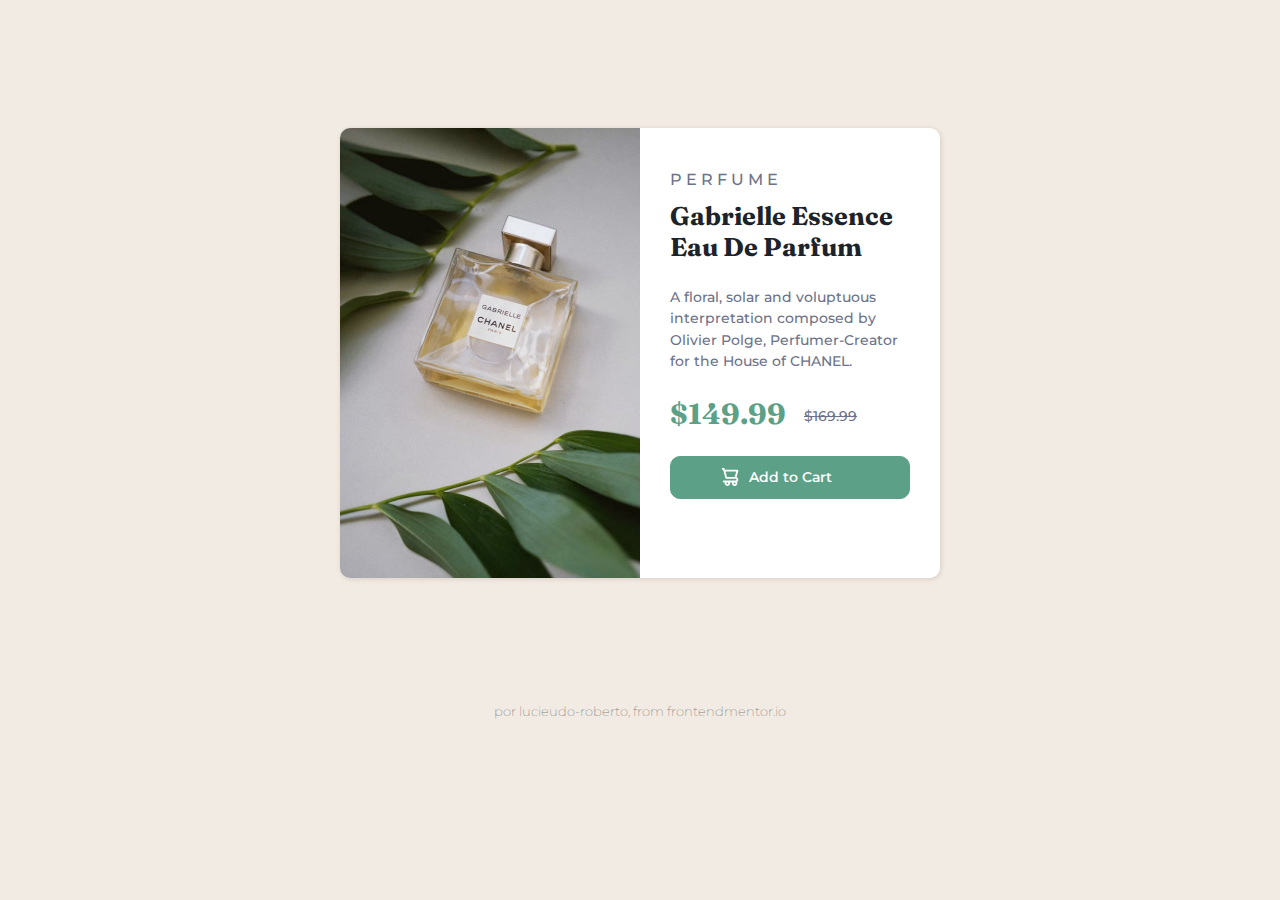
<file: desafio_01/index.html>
<!DOCTYPE html>
<html lang="en">
    <head>
    	<title>frontendmentor card perfume </title>
    	<meta name="author" content="lucieudo.roberto@gmail.com"/>
    	<meta name="describle" content=""/>
        <meta name="viewport" content="width=device-width"/>
        <meta charset="UTF-8"/>
        <link rel="stylesheet" href="css/reset.css"/>
        <link rel="stylesheet" href="css/style.css"/>
        <link rel="icon" href="res/favicon.png"/>
    </head>
    <body>
        <main class="card">
            <picture class="card-image-box">
            	<source media="(max-width:610px)" srcset="res/product_mobile.jpg"/>
            	<source media="(min-width:611px)" srcset="res/product_desktop.jpg"/>
                <img class="card-image" src="res/product_mobile.jpg" alt="Photo perfume and leaves">
            </picture>
            
            <div class="card-box-content">
                <h1 class="card-content-title card-content">
                    <span class="card-content-uptitle card-content">perfume</span>
                    Gabrielle Essence Eau De Parfum
                </h1>
                <p class="card-describle card-content">
                    A floral, solar and voluptuous interpretation composed by Olivier Polge, 
                    Perfumer-Creator for the House of CHANEL.
                </p>
                <label class="card-price card-content"> $149.99 <span class="old-price">$169.99</span> </label>
                <button class="card-button">Add to Cart</button>
            </div>
        </main>
        
        <footer>
            <p class="copy"> por lucieudo-roberto, from frontendmentor.io</p>
        </footer>
    </body>
</html>
</file>
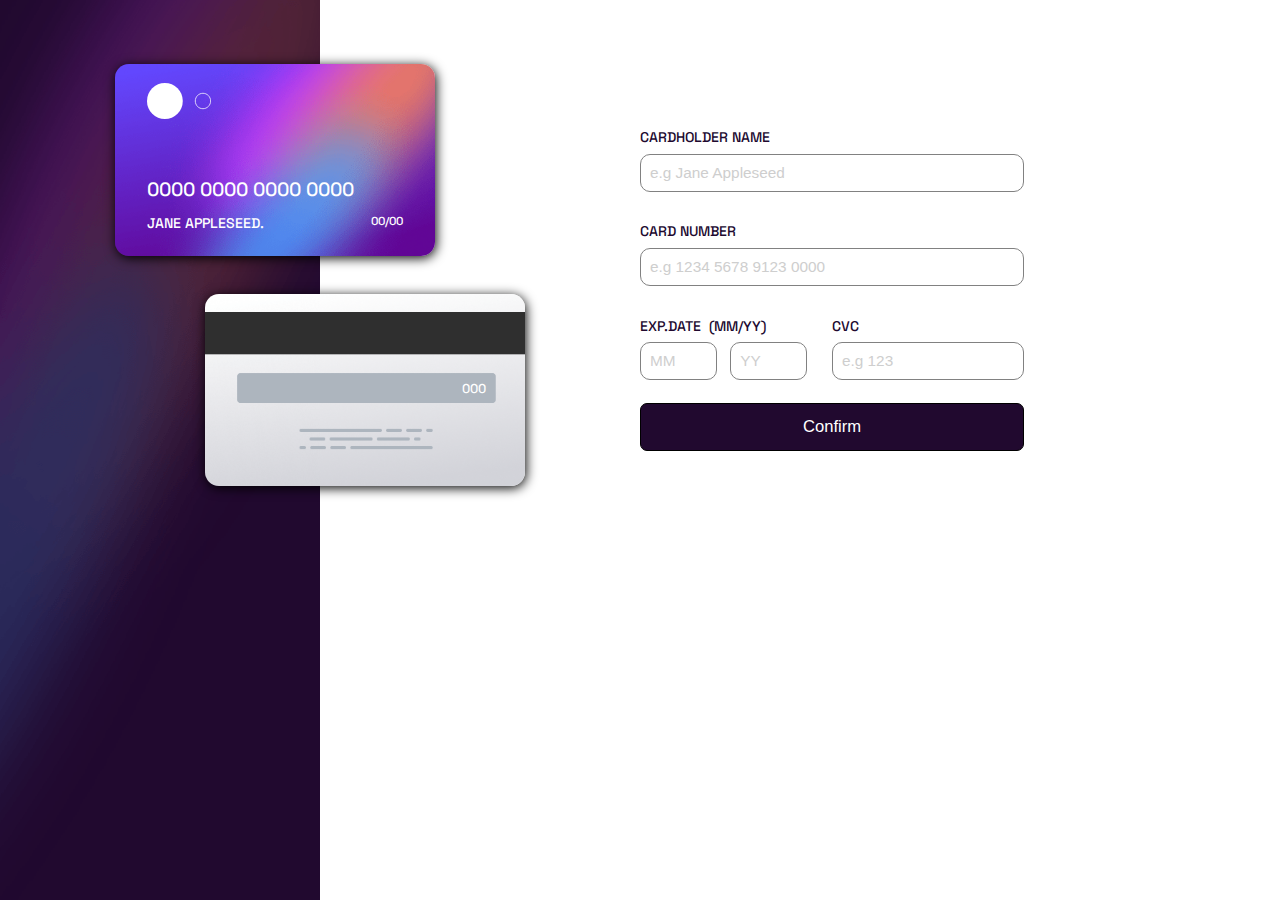
<file: desafio_02/index.html>
<!DOCTYPE html>

<html lang="en">
    <head>
        <title>Frontend Mentor | Interactive card details form </title>
        <meta name="viewport" content="width=device-width"/>
        <meta charset="UTF-8">
        <meta name="describle" content="card Interactive page">
        <link rel="icon" type="image/png" sizes="32x32" href="/res/favicon-32x32.png">
        <link rel="stylesheet" href="css/reset.css"/>
        <link rel="stylesheet" href="css/style.css"/>
    </head>
    <body>
        <div class="card-container">
            <div class="card-box">
                <div class="card card-front">
                    <img class="card-logo-img" src="res/card-logo.svg" alt="card logo image"/>
                    <label class="card-label-number" for="card-number">0000 0000 0000 0000</label>
                    <div class="label-name-box">
                        <label class="card-label-name" for="card-name">JANE APPLESEED.</label>
                        <label class="card-label-date" for="card-date">00/00</label>
                    </div>
                </div> 
                <div class="card card-back">
                    <label class="card-label-cvc" for="card-cvc">000</label>
                </div>              
            </div>

            <div class="form-box" >
                <form class="form-1">
                    <div class="form-input-box">
                        <label class="form-label" for="card-name">cardholder name </label>
                        <input class="form-input" id= "card-name" placeholder="e.g Jane Appleseed" maxlength="19">
                        <span class="form-error card-name-error">Can't be blank</span>
                    </div>
                    <div class="form-input-box">
                        <label class="form-label" for="card-number">card number</label>
                        <input class="form-input" type="tel" id="card-number" placeholder="e.g 1234 5678 9123 0000">
                        <span class="form-error card-number-error">Wrong format, numbers only</span>
                    </div>
                    
                    <div class="form-grid">
                        <div class="form-grid-child">
                            <label class="form-label" for="card-date">exp.date &nbsp;(mm/yy)</label>
                            <input class="form-input grid-input" type="tel" id="card-date" placeholder="MM">
                            <input class="form-input grid-input" type="tel" id="card-year" placeholder="YY">
                            <span class="form-error card-date-error">Can't be blank</span>
                        </div>
                        <div class="form-grid-child">
                            <label class="form-label" for="card-cvc">cvc</label>
                            <input class="form-input cvc-input" type="tel" id="card-cvc" placeholder="e.g 123">
                            <span class="form-error card-cvc-error">Can't be blank</span>
                        </div>
                    </div>
                    
                    <input type="button" class="send-button" id="submit-bnt" value="Confirm"/>
                </form>
            </div>

            <div class="sucess-box">
                <img class="sucess-image" src="res/icon-complete.svg" alt="is ok, image"/>
                <h1>thank you</h1>
                <p class="sucess-info-message">
                    We've added your car details 
                </p>
                <button class="sucess-button">Continue</button>
            </div>
        </div>
        <script src="src/main.js"></script>
    </body>
</html>
</file>
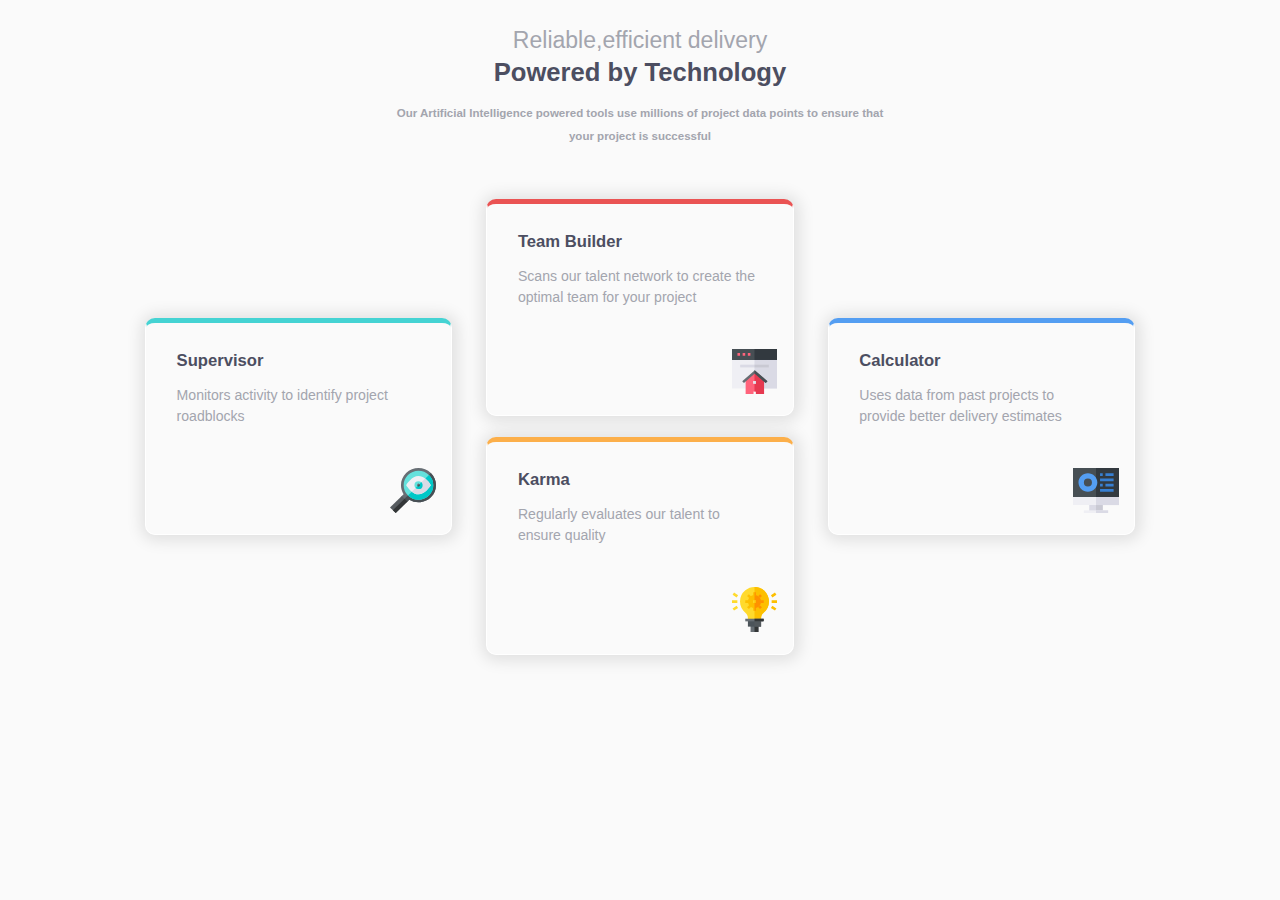
<file: desafio_03/index.html>
<!DOCTYPE html>

<html lang="en">
	<head>
		<title>Frontend Mentor | Four card feature section</title>
		<meta charset="UTF-8"/>
		<meta name="viewport" content="device-width,initial-scale=1"/>
		<meta name="describle" content="four card page">
		<link rel="icon" href="res/favicon-32x32.png"/>
		<link rel="stylesheet" href="css/reset.css"/>
		<link rel="stylesheet" href="css/style.css"/>
	</head>
	<body>
		<header class="header-box">
			<h1>Reliable,efficient delivery</h1>
			<h2>Powered by Technology</h2>
			<p class="header-desc">
			 Our Artificial Intelligence powered tools use millions of project data points
  			 to ensure that your project is successful
			</p>
		</header>
		<main class="main-grid-1">
			<article class="card card-1">
				<span class="card-title">Supervisor</span>
				<p class="card-desc">Monitors activity to identify project roadblocks</p>
				<img src="res/supervisor.svg" class="card-image" alt="">
			</article>
           <div class="not-used">
				<article class="card card-2">
					<span class="card-title">Team Builder</span>
					<p class="card-desc">Scans our talent network to create the optimal team for your project</p>
					<img src="res/team-builder.svg" class="card-image" alt="">
				</article>

				<article class="card card-3">
					<span class="card-title">Karma</span>
					<p class="card-desc">Regularly evaluates our talent to ensure quality</p>
					<img src="res/karma.svg" class="card-image" alt="">
				</article>
			</div>
			<article class="card card-4">
				<span class="card-title">Calculator</span>
				<p class="card-desc">Uses data from past projects to provide better delivery estimates</p>
				<img src="res/calculator.svg" class="card-image" alt="">
			</article>
		</main>	
	</body>
</html>
</file>
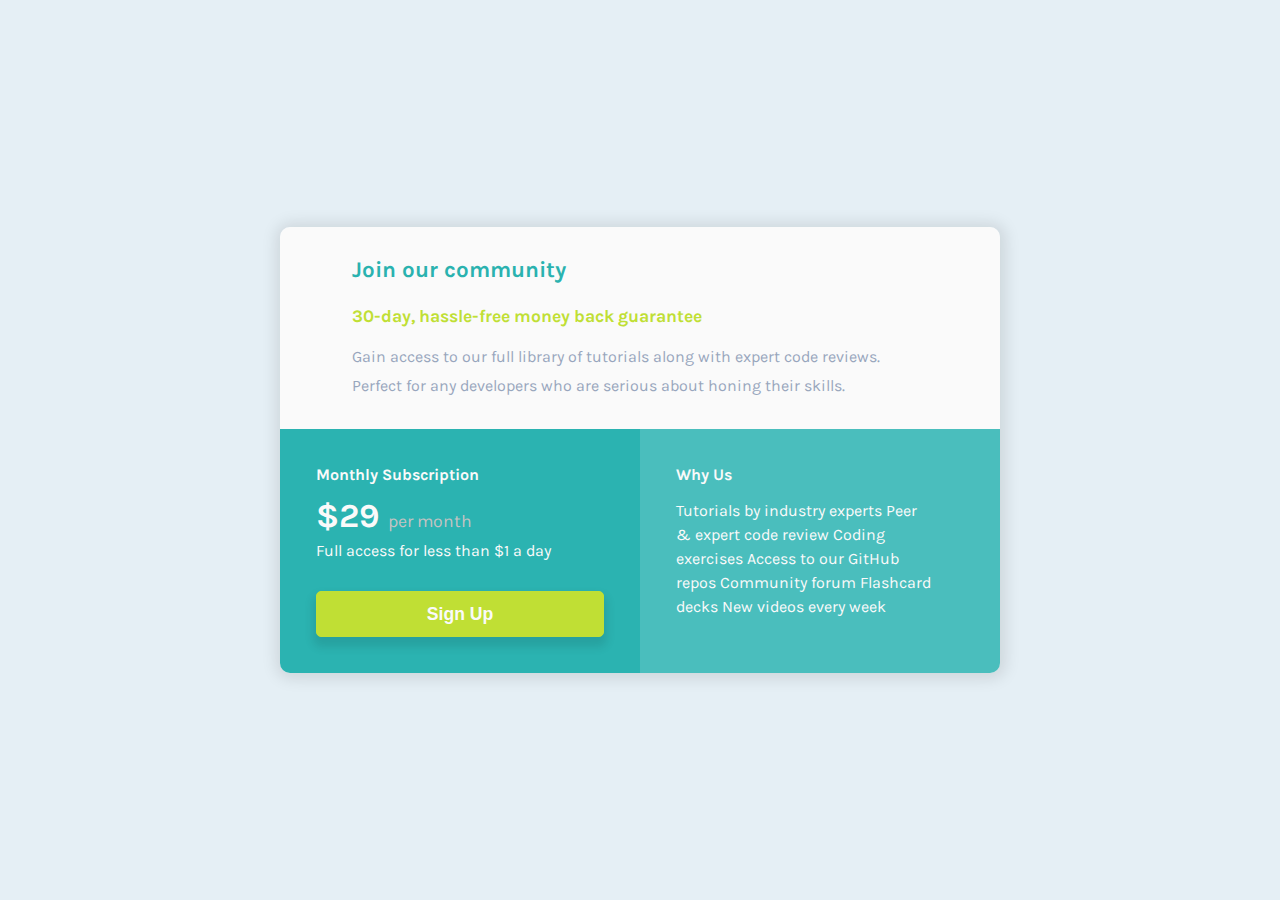
<file: desafio_04/index.html>
<!DOCTYPE html>
<html lang="en">
<head>
	<meta charset="utf-8">
	<meta name="viewport" content="width=device-width, initial-scale=1">
	<meta name="theme-color" content="#2bb3b1"/>
	<title>Frontend Mentor | Single Price Grid Component</title>
	<link rel="icon" href="res/favicon.png"/>
	<link rel="stylesheet" href="css/reset.css" />
	<link rel="stylesheet" href="css/style.css" />
</head>
<body>
	<main class="main-box">
		<section class="head-section">
			<h1 class="header-title">Join our community</h1>
			<h2>30-day, hassle-free money back guarantee</h2>
			<p class="head-section-desc">
			  Gain access to our full library of tutorials along with expert code reviews. 
  			  Perfect for any developers who are serious about honing their skills.
			<p>
		</section>
		
		<section class="subscript-section">
			<h3 class="header-title">Monthly Subscription</h3>
			<p class="product-price"> &dollar;29 <span class="month-text">per month</span></p>
			<p class="more-price-info">Full access for less than &dollar;1 a day</p>
			<button class="singup-bnt">Sign Up</button>
		</section>

		<section class="whay-section">
			<h4 class="header-title">Why Us</h4>
			<p class="whay-desc">
			  Tutorials by industry experts Peer &amp; expert code review
  			  Coding exercises Access to our GitHub repos Community forum Flashcard decks
  			  New videos every week
			</p>
		</section>
	</main>
</body>
</html>
</file>
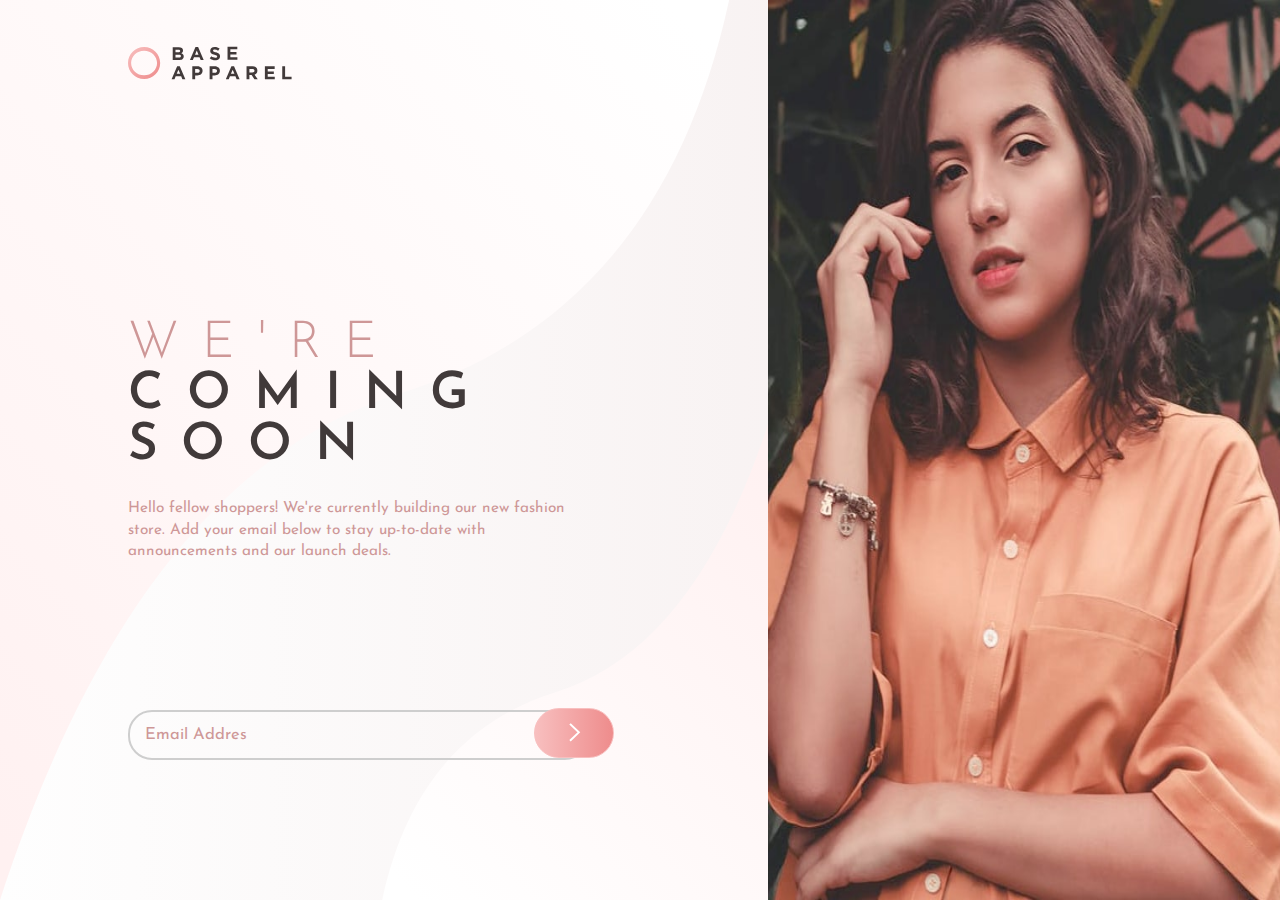
<file: desafio_05/index.html>
<!DOCTYPE html>
<html lang="en">
	<head>
		<title>Frontend Mentor | Base Apparel coming soon page</title>
	    <meta charset="UTF-8"/>
        <meta name="viewport" content="width=device-width"/>
        <link rel="icon" href="images/favicon.png"/>
        <link rel="stylesheet" href="styles/reset.css"/>
        <link rel="stylesheet" href="styles/style.css"/>
	</head>
    <body>
        <main class="main-box">
            <div class="logo-box"><img src="images/logo.svg" alt="logo icone" class="logo-image"/></div>
                
            <header class="header-box">
                <h1 class="head-title"><span class="marked-text">We're<br></span> coming <br>soon </h1>
                <p class="product-desc">
                    Hello fellow shoppers! We're currently building our new 
                    fashion store. Add your email below to stay up-to-date 
                    with announcements and our launch deals.
                </p>
            </header>

            <form class="form-box">
                <div class="form-input-box">
                    <input class="form-input-email" type="email" placeholder="Email Addres"/>
                    <button class="form-input-send"></button>
                    <span class="form-error-msg"> Please provide a valid email </span>                   
                </div> 
            </form>

            <aside class="aside-box">
                <picture class="image-box">
                    <source srcset="images/hero-mobile.jpg"  media="(max-width: 612px)"/>
                    <source srcset="images/hero-desktop.jpg" media="(min-width: 613px)"/>
                    <img src="images/hero-mobile.jpg" class="aside-image" alt="picture of woman"/>
                </picture>
            </aside>
        </main>
    </body>
</html>
</file>
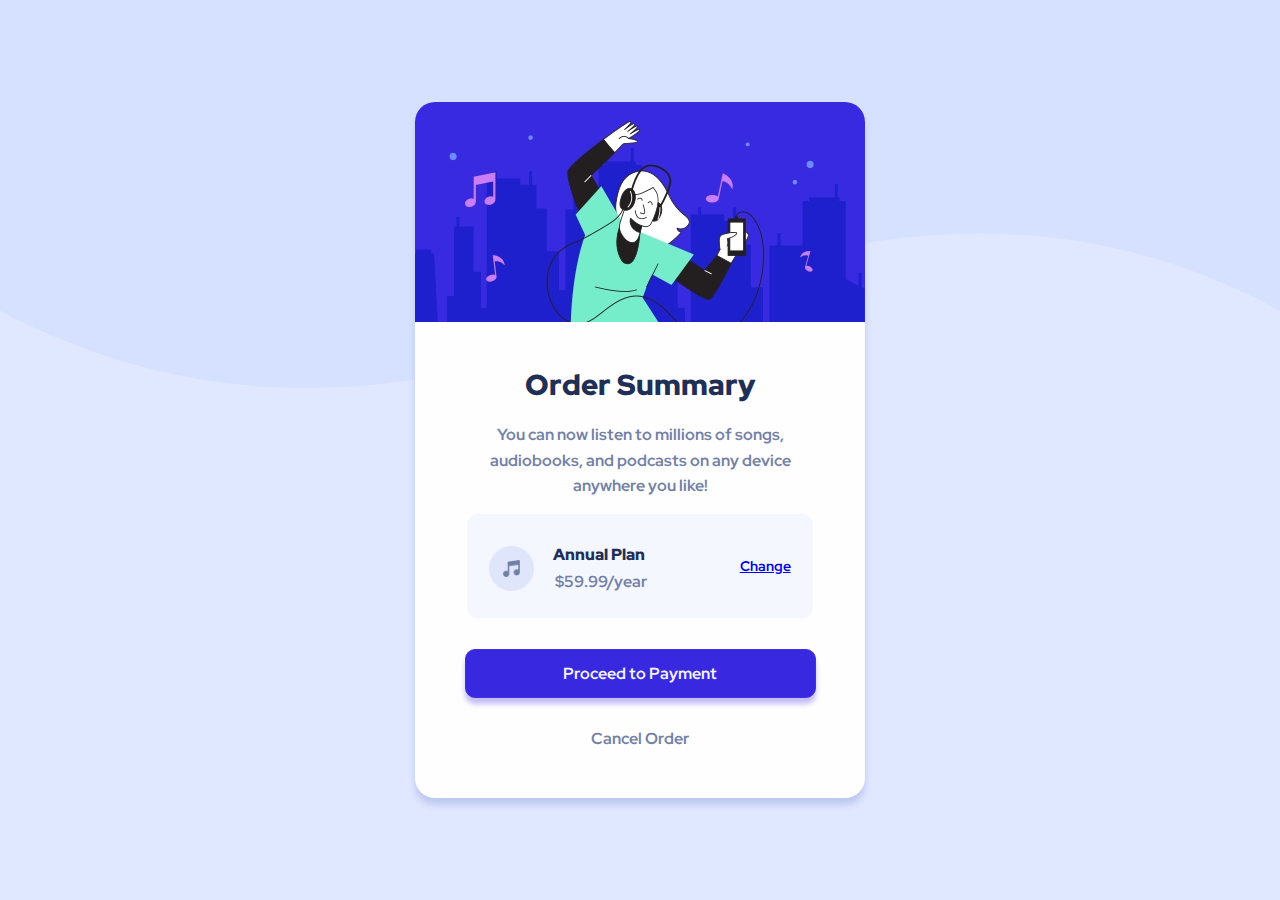
<file: desafio_06/index.html>
<!DOCTYPE html>

<html lang="en">
	<head>
		<meta charset="UTF-8">
		<title> Frontend Mentor | Order summary card </title>
		<meta name="viewport" content="width=device-width">
		<link rel="stylesheet" href="css/styles.css">
		<link rel="icon" type="image/png" href="res/img_03.png">
		<meta name="author" content="robertt-devv@outlool.com">
        <meta name="description" content="frontend mentor order summary challenge,challenge solved by robett-devv">
        <meta http-equiv="control-cache" content="no-cache">
	</head>

	<body>
		<section class="card">
			<header id="cheader">
				<img src="res/img_01.jpg" alt="image of a happy person and listening to music"/>
				<h1> Order Summary </h1>
				<p> You can now listen to millions of songs, audiobooks, 
				and podcasts on any device anywhere you like! </p>
			</header>

            <div id="cbody">
				<img src="res/img_02.png" alt="music icon"/>
				<p>Annual Plan<br><span>$59.99/year</span></p>
				<a href="#">Change</a>
			</div>

			<input class="buttons bnt-top" type="button" value="Proceed to Payment"/>
			<input class="buttons bnt-bmt" type="button" value="Cancel Order"/>
		</section>
	</body>
</html>
</file>
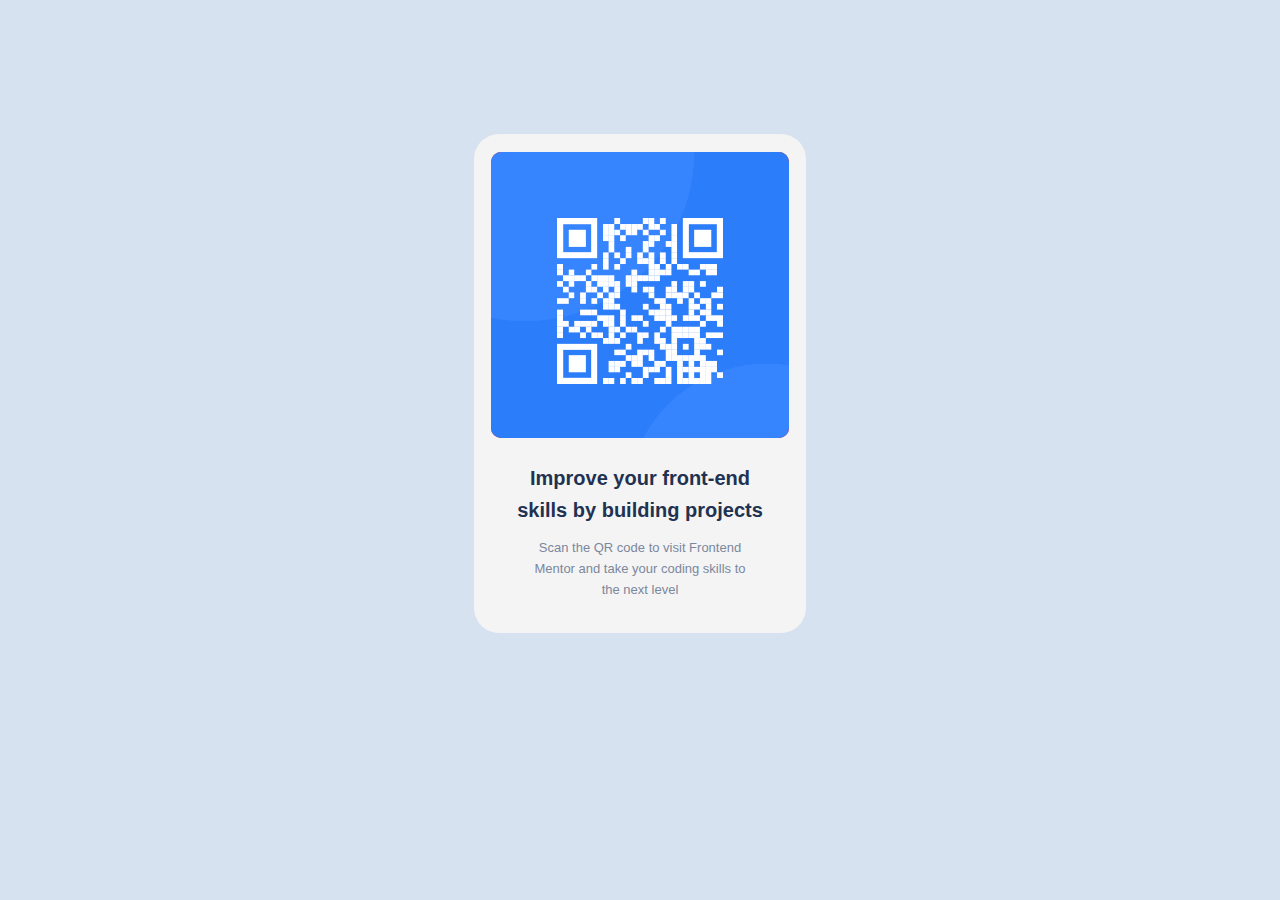
<file: desafio_07/index.html>
<!DOCTYPE html>

<html lang="en">
	<head>
		<meta charset="utf-8">
		<title>Frontend Mentor | QR code component</title>
  		<meta name="viewport" content="width=device-width, initial-scale=1.0"/>
  		<link rel="icon" type="image/png" href="res/favic.png"/>
  		<link rel="stylesheet" href="css/styles.css"/>
	</head>
	<body>
		<div id="card">
			<h1>
				<img src="res/qrcode.png" alt="image content a qr-code">
			</h1>
			<h2> Improve your front-end<br>skills by building projects </h2>
			<p> Scan the QR code to visit Frontend<br>Mentor and take your coding skills to<br> the next level </p>
		</div>
	</body>
</html>
</file>
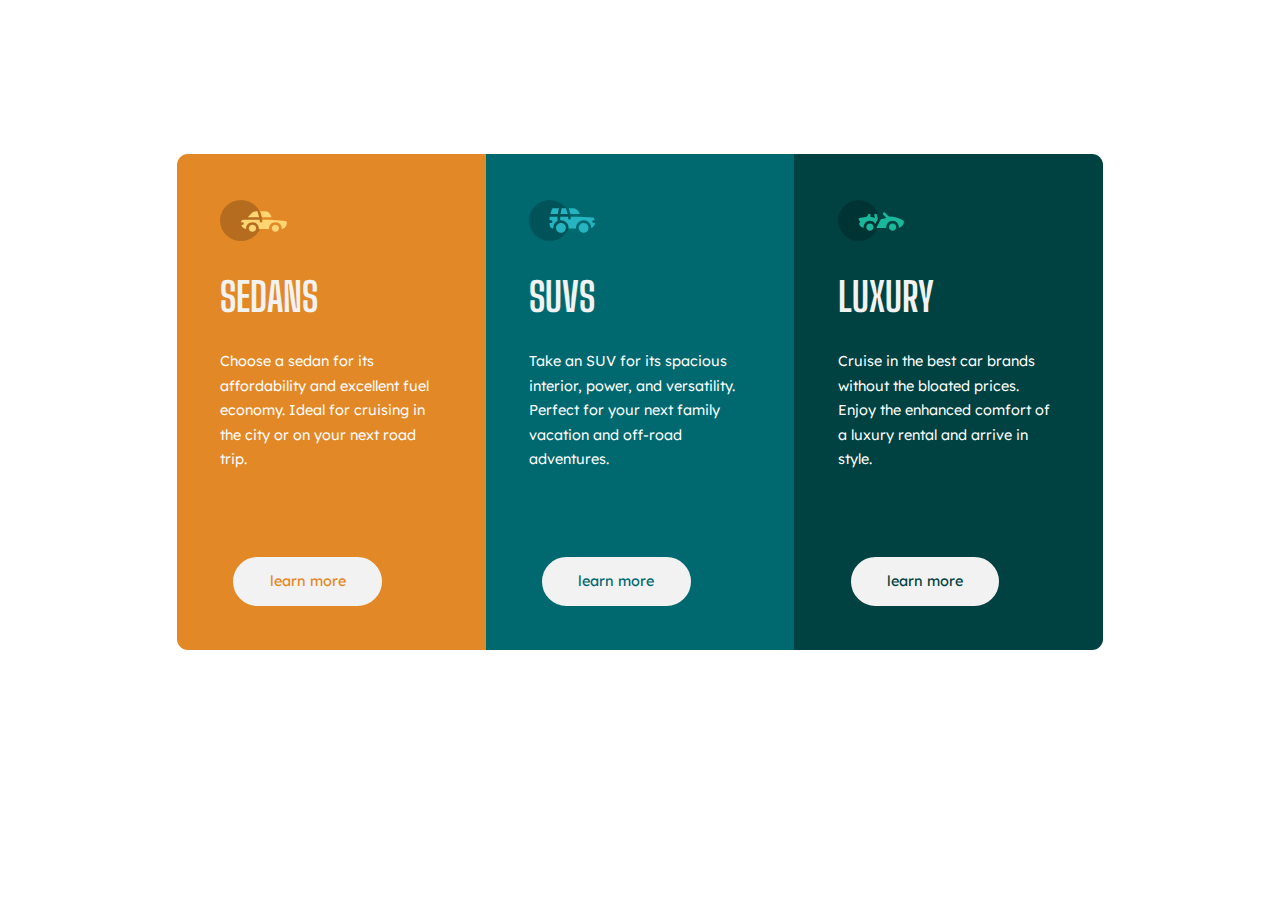
<file: desafio_08/index.html>
<!DOCTYPE html>
<html lang="en">
<head>
    <title>Frontend Mentor | 3-column preview card component</title>
    <meta charset="UTF-8">
    <meta name="viewport" content="width=device-width, initial-scale=1">
    <link rel="icon" href="res/favicon.png">
    <link rel="stylesheet" href="css/style.css">
</head>
<body>
    <section class="card-container">
        <div class="card card-a">
            <img class="image" src="res/card_a.svg" alt="icon popular car">
            <h1 class="title">sedans</h1>
            <p class="resume">
                Choose a sedan for its affordability and 
                excellent fuel economy. Ideal for cruising 
                in the city or on your next road trip.
            </p>
            <a href="" class="link link-a">learn more</a>
        </div>
        
        <div class="card card-b">
            <img class="image" src="res/card_b.svg" alt="S U V, icon">
            <h2 class="title">suvs</h2>
            <p class="resume">
                Take an SUV for its spacious interior, power,
                and versatility. Perfect for your next family 
                vacation and off-road adventures.
            </p>
            <a href="" class="link link-b">learn more</a>
        </div>
        
        <div class="card card-c">
            <img class="image" src="res/card_c.svg" alt="Luxury car icon">
            <h3 class="title">luxury</h3>
            <p class="resume">
                Cruise in the best car brands without the 
                bloated prices. Enjoy the enhanced comfort of a
                luxury rental and arrive in style.
            </p>
            <a href="" class="link link-c">learn more</a>
        </div>
    </section>
</body>
</html>
</file>
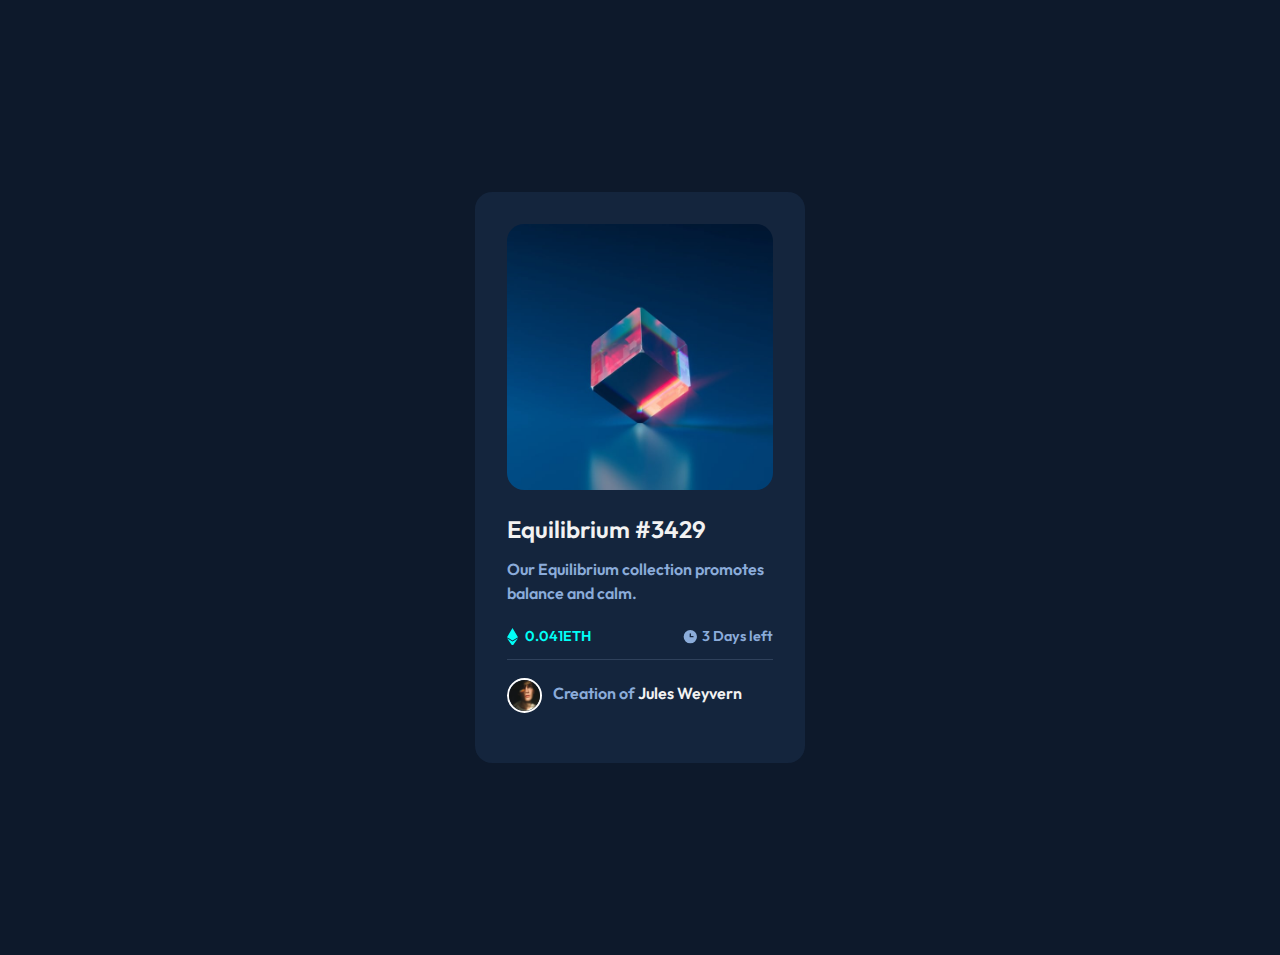
<file: desafio_09/index.html>
<!DOCTYPE html>
<html lang="en">
<head>
    <meta charset="UTF-8">
    <meta name="viewport" content="width=device-width, initial-scale=1.0">
    <link rel="icon" href="res/favico.png">
    <link rel="stylesheet" href="css/style.css">
    <title>Document</title>
</head>
<body>
    <section class="card">
        <div id="image-box">
            <img src="res/cube.jpg" id="image" alt="cristal cube image">
        </div>
        <h1 id="title">Equilibrium #3429</h1>
        <p id="resume">
            Our Equilibrium collection promotes 
            balance and calm.
        </p>
        <div id="info">
            <span id="money">0.041eth</span>
            <span id="timer">3 Days left</span>
        </div>
        <div id="author">
            <img id="avatar" src="res/avatar.png" alt="youg man image">
            <a id="link" href="">Creation of <span id="name">Jules Weyvern</span></a>
        </div>
    </section>
</body>
</html>
</file>
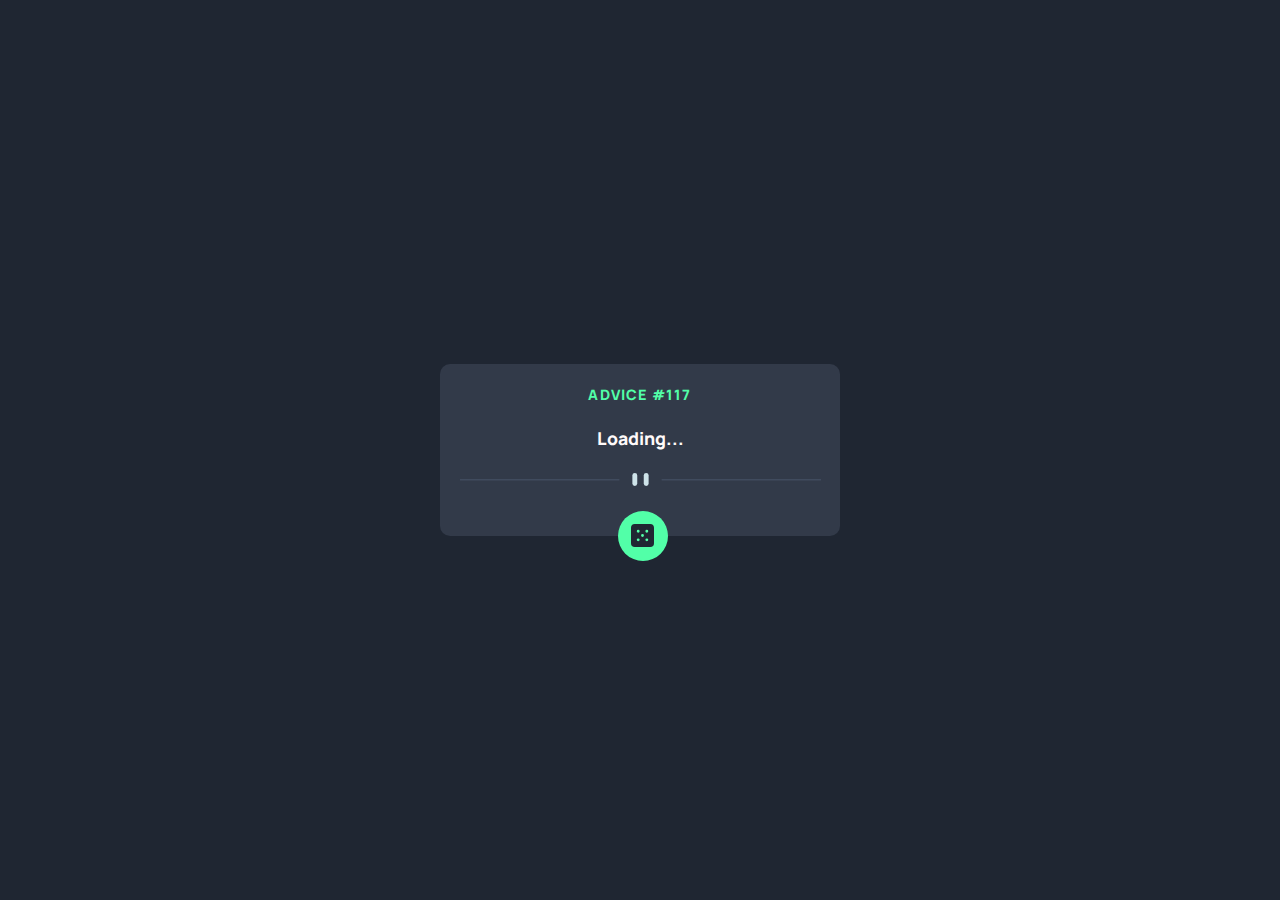
<file: desafio_10/index.html>
<!DOCTYPE html>
<html lang="en">
<head>
    <meta charset="UTF-8">
    <meta name="viewport" content="width=device-width">
    <title> Advice Generator </title>
    <script src="src/main.js"></script>
    <link rel="stylesheet" href="css/styles.css"/>
    <meta name="description" content="Get random advice with this insightful project. Discover wisdom and guidance through a diverse collection of advice provided by an API. Enhance your day with a dose of inspiration!">
</head>
<body>
    <main id="t-main">
        <h1> ADVICE <span class='adv-id' id="advice-id">#117</span></h1>
        <p class='adv-msg' id="advice-tx">
            Hi, this is a secret message
        </p>
        <picture>
            <source srcset="res/div_mob.svg" media="(max-width: 767px) and (orientation: portrait)"/>
            <img src="res/div_desk.svg" alt="" alt="h line imagem"/>
        </picture>

        <div class="advice-bnt-box">
            <img alt="button image" id="advice-bnt" class="adv-bnt" src="res/bnt.svg" onclick="getAdivice()"/>
        </div>
    </main>
</body>
</html>
</file>
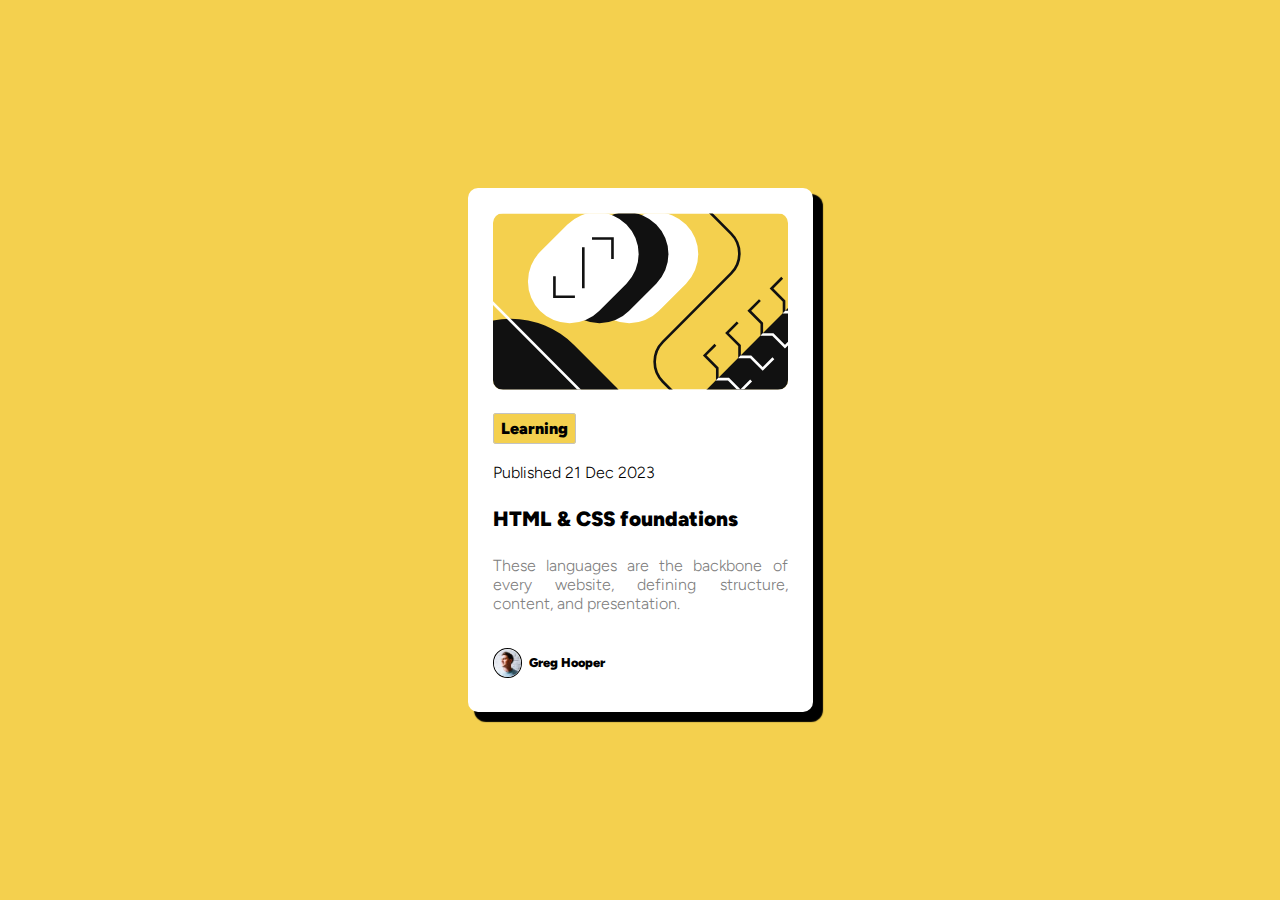
<file: desafio_12/index.html>
<!DOCTYPE html>
<html lang="en">

<head>
  <title>Frontend Mentor | Blog preview card</title>
  <meta charset="UTF-8">
  <meta name="description" content="Frontend Mentor Blog preview card page challange">
  <meta name="viewport" content="width=device-width, initial-scale=1">
  <link href="css/styles.css" rel="stylesheet">
</head>

<body>
  <main id='t-main'>
    <div class='cover-box'>
      <img class='cover-img' src='res/illustration.svg' alt='it is a image' />
    </div>

    <div class='status-box'>
      <span class='leanirng'>Learning</span>
      <span class='date-text'>Published 21 Dec 2023</span>
    </div>

    <section class='body-card'>
      <h1>HTML & CSS foundations</h1>
      <p class='card-apres'>
        These languages are the backbone of every website,
        defining structure, content, and presentation.
      </p>
    </section>

    <footer class='card-footer'>
      <img class='usr-avatar' src='res/avatar.webp' alt='humam face image'>
      <span class='usr-name'>Greg Hooper</span>
    </footer>
  </main>
</body>

</html>
</file>
<file: desafio_01/css/style.css>
@import url('https://fonts.googleapis.com/css2?family=Montserrat:wght@500;700&display=swap');
@import url('https://fonts.googleapis.com/css2?family=Fraunces:wght@700&display=swap');

:root{
    --dark-cyan: #5ca187;
    --very-dark-blue: #1c232b;
    --dark-gray: #6c7289;
    --bgcolor: #f2ebe3;
}

body {
    font-size: 16px;
    background-color: var(--bgcolor);
}

.card {
    overflow: hidden;
    border-radius: 10px;
    margin: 10% auto;
    width:  min(600px,90%);
    display: flex;
    flex-wrap: wrap;
    background-color: #fff;
    box-shadow: 1px 1px 5px #d6cdc3;
}

.card-image-box {width: 50%;}
.card-image{width: 100%; vertical-align: middle;}

.card-box-content{width: 50%; padding: 5%;}

.card-content {
    text-align: left;
    display: block;
    width: 100%;
    color: var(--very-dark-blue);
    font: 700 1.6rem/1.2 'Fraunces',sans-serif;
}

.card-content-uptitle {
	font: 500 1rem/1.2 'Montserrat', sans-serif;
	text-transform: uppercase;
	margin: 5% 0;
	letter-spacing: 4px;
	color: var(--dark-gray);
}

.card-describle {
    font: 500 .9rem/1.5 'Montserrat',sans-serif;
    margin: 10% 0;
    color:  var(--dark-gray);
}

.card-price{
    font-size: 1.8rem;
    margin: 10% 0;
    color: var(--dark-cyan);
}

.old-price {
    margin-left: 5%;
    vertical-align: middle;
    font: 500 .9rem/1.2 'Montserrat',sans-serif;
    text-decoration: line-through;
    color:  var(--dark-gray);
}

.card-button {
    background: var(--dark-cyan) url('../res/cart.svg') 23% center/7% no-repeat;
    width:100%;
    padding:  5%;
    border-radius: 10px;
    border: 1px solid var(--dark-cyan);
    font: 570 .9rem/1.2 'Montserrat',sans-serif;
    display: block;
    color: #fff;
    cursor: pointer;
}
.card-button:hover{ background-color: #40735f;}

@media(max-width: 610px) {
    .card-image-box {width: 100%;}
    .card-box-content{width: 100%; padding: 5%;}
    .card-content{width: 100%; padding: 1%;}
    .card-content-uptitle{font-size: 1rem;}
    .card-content-title{margin-top: 1%; font-size: 2rem;}
    .card-describle{width: 90%; margin-right: 10%; margin: 4% 0;}
    .card-price{margin: 8% 0;}
}

.copy {
	text-align: center;
	margin: 3% 0;
	font: 200 .8rem/1 'Montserrat',Sans-serif;
	color: #818181;
}
</file>
<file: desafio_02/css/style.css>
@import url('https://fonts.googleapis.com/css2?family=Space+Grotesk:wght@500&display=swap');

:root {
    --input-border-color-actived:  #6448fe;
    --input-text-color-actived:    #600594;
    --button-bg-color: 	#21092f;
    --error-text-color:     #ff5252;
    --input-label-color: #21092f;
    --input-text-color: #21092f;
    --light-gray:  #dedddf;
}


html, body {
    width: 100%;
    height: 100%;
    font-family: 'Space Grotesk', sans-serif;
    font-weight: 500;
}

.card-container {
    width: 100%;
    height: 100%;
    display: grid;
    grid-template-columns: 50% 50%;
    text-align: center;
}

.card-box {
    height: 100%; width: 100%;
    position: relative;
    top: 0; left: 0;
    background: transparent url('../res/bg-desktop.png') 0 0 /50% 100% no-repeat;
}
    .card {
        position: absolute;
        width: 25vw;
        height:15vw;
        border-radius: 14px;
        overflow: hidden;
        overflow: hidden;
        box-shadow: 1px 2px 12px #000;
    }
    .card-front{
        top: 5vw; left: 9vw;
        background: transparent url('../res/bg-card-front.png') 0 0 /100% 100% no-repeat; 
        z-index: 999;
    }
    .card-back{ 
        top: 23vw; left: 16vw;
        background: transparent url('../res/bg-card-back.png') 0 0 /100% 100% no-repeat; 
    }

    .card-logo-img {
        display: block;
        width: 20%;
        position: relative;
        top: 10%; left: 10%;
    }

    .card-label-number {
        display: block;
        width: 80%;
        position: relative;
        top: 6vw; left: 10%;
        text-align: left;
        font-size: 1.5vw;
        color: #fff;
        cursor: pointer;
    }

    .label-name-box {
        position: relative;
        display: grid;
        grid-template-columns: 70% 30%;
        width: 80%;
        top: 7vw; left: 10%;
        text-align: left;
        color: #fff;
        cursor: pointer;
    }
    .card-label-name {font-size: 1.1vw;}
    .card-label-date {font-size: .9vw; text-align: right;}
    
   
    .card-label-cvc {
        display: block;
        width: 78%;
        top: 6.7vw; left: 10%;
        position: relative;
        font-size: 1vw;
        text-align: right;
        color: #fff;
        cursor: pointer;
    }


.form-box {
    width: 100%; height: 100%;
}
    .form-1  {
        width: 60%;
        margin: 20% 0;
    }

    .form-input-box {
        display: block;
        width: 100%;
        margin: 8% 0;
    }

    .form-label {
        display: block;
        width: 100%;
        text-align: left;  
        text-transform: uppercase;
        font-size: 1.1vw;
        color: var(--input-label-color);
    }

    .form-input {
        display: block;
        width: 100%;
        margin-top: 2%;
        border-radius: 10px;
        border:  .8px solid #818181;
        padding: .7vw;
        font-size: 1.2vw;
        outline: none;
        color: vad(--input-text-color);
    }

    .form-input::placeholder {
        font-size:1.2vw;
        vertical-align: middle;
        color: #cecece;
    }
    .form-input:focus, .form-input:hover {
        border:  0.8px solid var(--input-border-color-actived);
        color: var(--input-text-color-actived);
    }
    .form-grid {
        text-align: left;
        display: grid;
        grid-template-columns: 50% 50%;
    }

    .grid-input {
        margin-top: 4%;
        display: inline;
        width: 40%;
        margin-right: 5%;
    }

    .cvc-input{margin-top: 4%;}

    .form-error {
        display: none;
        width: 100%;
        font-size: 1vw;
        color: var(--error-text-color);
        text-align: left;
        margin: 3% 0;
    }

    .send-button {
        display: block;
        width: 100%;
        background-color: var(--button-bg-color);
        color: #fff;
        border-radius: 7px;
        border: 1px solid #000;
        font-size: 1.3vw;
        margin: 6% auto 2% auto;
        padding:  3.4%;
        cursor: pointer;
    }


.sucess-box {
    text-align: center;
    display: none;
    width: 70%;
    margin-top: 30%;
    margin-left: 4%;
}
    .sucess-image{width: 15%;}

    .sucess-box h1 {
        width: 100%;
        text-align: center;
        font-size: 2.4vw;
        margin: 4% 0;
        text-transform: uppercase;
    }
    .sucess-info-message {
        width: 100%;
        text-align: center;
        font-size:1.1vw;
        margin: 4% 0;   
    }

     .sucess-button {
        display: block;
        width: 100%;
        background-color: var(--button-bg-color);
        color: #fff;
        border-radius: 7px;
        border: 1px solid #000;
        font-size: 1.1vw;
        margin: 6% auto 2% auto;
        padding:  3.4%;
        cursor: pointer;
    }


    @media (max-width: 612px) {
        .card-container {display: block; height: 100%;}
        
        .card-box {
            width: 100%; height:60vw;
            position: relative;
            top: 0; left: 0;
            background: transparent url('../res/bg-mobile.png') 0 0 /100% 60vw no-repeat;
        }
            .card {width: 80%;height:45vw;}
            .card-front{top: 28vw; left: 5%;}
            .card-back{top: 3vw; left: 15%;}
            .card-label-number {font-size: 5.1vw;top: 16vw;}
            .label-name-box {top: 18vw;}
            .card-label-name{font-size: 3vw;}
            .card-label-date{font-size: 3vw;}
            .card-label-cvc{font-size: 4vw; top: 20vw;}
        
        .form-box {
            width: 100%; height: auto;
            margin-top: 20vw;
        }
            .form-1 { width: 80%; margin: 10% auto 0 auto;}
            .form-label {margin-top: 3%; font-size: 3.2vw;}
            .form-input {padding: 4vw;font-size: 3.4vw;}
            .form-input::placeholder {font-size: 3vw;}
            .send-button {padding: 4vw;font-size: 3.3vw;margin-top:15%}
            .form-error{font-size: 3vw; margin: 1% 0;}

        .sucess-box {
            width: 90%;
            margin: 36% auto 1% auto;
        }
            .sucess-image{width: 25%;}
            .sucess-box h1{font-size: 9.3vw;}
            .sucess-info-message{font-size: 3.9vw;}
            .sucess-button{font-size: 4.1vw; margin-top: 20%;}
    }
</file>
<file: desafio_03/css/style.css>
body{background-color:  #fafafa;}

.header-box {
    display: block;
    width: 100%;
    margin:  2% 0;
}

h1,h2 {
    display: block;
    width: 100%;
    text-align: center;
    font: 600 2vw/1.3 'Poppins',sans-serif;
    color:  #4c4e61;
}
h1 {
    font-size: 1.8vw;
    font-weight: 90;
    color: #a3a5ae;
}

.header-desc {
    display: block;
    width: 40%;
    margin: 1% auto 0 auto;
    text-align: center;
    font: 600 .9vw/2 'Poppins',sans-serif;
    color: #a3a5ae;
}

.main-grid-1 {
    display: grid;
    grid-template-columns: repeat(3, 1fr);
    width: 80%;
    margin: 0 auto;
    padding: 2% 0;
}

.card {
    position: relative;
    display: block;
    border: 1px solid #fff;
    box-shadow: 1px 1px 15px 5px rgba(0,0,0,.10);
    width: 90%;
    border-radius: 10px;
    height: 17vw;
    margin: auto auto;
    background-color: #fafafa;
}

.card-1{border-top: 5px solid #45d3d3; }
.card-2{border-top: 5px solid #ea5353; }
.card-3{border-top: 5px solid #fcaf4a; margin-top: 6%;}
.card-4{border-top: 5px solid #549ef2;}

.card-title, .card-desc{
    display: block;
    width: 80%;
    text-align: left;
    font: 600 1.3vw/1 'Poppins',sans-serif;
    margin: 10% auto 5% auto;
    color:  #4c4e61;
}

.card-desc {
    font: 400 1.1vw/1.5 'Poppins',sans-serif;
    margin: 4% auto;
    color: #a3a5ae;
}

.card-image {
    position: absolute;
    width: 15%;
    float: right;
    bottom: 10%;
    right: 5%;
}

@media(max-width: 623px) {
    h1,h2 { width: 100%; font-size: 7vw;}
    h1{margin: 5% 0 2% 0;}

    .header-desc{
        width: 80%; font-size: 3.2vw; 
        line-height: 1.5; text-align: justify;
        margin: 5% auto;
    }
    .main-grid-1{width: 100%;}
    .card{width: 80%; height: 330px;}
    .card-title{font-size: 4.3vw;}
    .card-desc{font-size: 3.8vw;}
    .main-grid-1 {display: block;}
    .card {margin: 5% auto;}
    .card-3{margin-top: 5%;}
}
</file>
<file: desafio_04/css/style.css>
@import url('https://fonts.googleapis.com/css2?family=Karla:wght@400;700&display=swap');

body {
    width: 100%;
    min-height: 100vh;
    justify-content: center;
    align-items: center;
    display: flex;
    flex-direction: column;
	font-family: 'Karla', sans-serif;
	font-size: 17px;
	background-color: #e5eff5;
	color: #fafafa;
}

.main-box {
	display: flex;
	flex-wrap: wrap;
	width: min(720px,90%);
	border-radius: 10px;
	overflow: hidden;
	box-shadow: 1px 1px 15px 5px rgba(0,0,0,.10);
}

.head-section {width: 100%;background: #fafafa; padding: 4% 10%;}
	h1{font-size: 1.4rem; font-weight: 700; color:#2ab2af; margin-bottom: 4%;}
	h2{font-size: 1.1rem; font-weight: 700; color:#c0df34; margin-bottom: 3%;}
	
	.head-section-desc {
		display: block;
		margin-top: 3%;
		width: 100%;
		color: #98a6bd;
		font-size: 1rem;
		line-height: 1.8;
	}

.subscript-section{width: 50%; background-color: #2bb3b1; padding: 5%;}
	h3{font-size: 1rem;color: #fafafa;}
	
	.product-price {
		display: block;
		width: 100%;
		font-size: 2.1rem;
		font-weight: 700;
		margin-top: 4%;
	}

	.month-text {
	    /*vertical-align: middle;*/
		font-size: 1.1rem; 
		font-weight: 400;
		color: #c3c3c3;
	}

	.more-price-info {
		display: block;
		width: 100%;
		font-size: 1rem;
		font-weight: 400;
		margin-top: 2%;
	}

	.singup-bnt{
		display: block;
		width: 100%;
		border: 1px solid #c0df34;
		padding: 4%;
		background-color: #c0df34;
		border-radius: 5px;
		font-size: 1.1rem;
		font-weight: 700;
		margin-top: 11%;
		color: #fafafa;
		box-shadow: 0 7px 10px 3px rgba(0,0,0,.1);
		cursor: pointer;
	}

.whay-section{width: 50%; padding: 5%; background-color: #4abebd;}
	h4{font-size: 1rem;}
	.whay-desc {
		width: 90%;
		font-size: 1rem;
		line-height: 1.5;
		margin: 5% 0;
	}

@media(max-width:612px) {
    .main-box{flex-direction: column; margin-top: 5%;}
    
    .head-section,
    .subscript-section,
    .whay-section{width: 100%; padding: 10% 10% 5% 10%;}
    .singup-bnt{margin-bottom: 5%;}
    h1{font-size: 2.1rem; margin-bottom: 5%;}
    h2{font-size: 1.3rem; margin-bottom: 5%;}
    h3{font-size: 1.5rem; margin-bottom: 5%;}
    h4{font-size: 1.5rem; margin-bottom: 5%;}
    .head-section-desc {
        line-height: 1.9; 
        font-size: 1.3rem;
        margin-bottom: 4%;
    }
    
   .whay-desc {font-size: 1.2rem;line-height: 1.4;}
}
</file>
<file: desafio_05/styles/style.css>
@import url('https://fonts.googleapis.com/css2?family=Josefin+Sans:wght@300;400;600&display=swap');

body {
	display: flex;
	justify-content: center;
	align-items: center;
	min-height: 100vh;
    width: 100%;
}

.main-box {
	position: relative;
	display: flex;
	height: min(1000px,100vh);
	width: min(1500px,100%);
	flex-wrap: wrap;
	background: url('../images/bg-desktop.svg') no-repeat 0 0 /60% 100%, linear-gradient(to right, #fefefe,#f4ebeb);
}

.logo-box, .header-box, .form-box { width:60%; padding:0 10%; }
.logo-image {width: 32%; margin: 9% 0 25% 0;}

.head-title {
	font: 600 4vw/1 'josefin Sans';
	text-transform:uppercase; 
	letter-spacing: 23px;
	color:#413a3a;
}
.marked-text { font-weight: 300; color: #ce9797; }

.product-desc {
	width: 90%;
	font: 400 1.2vw/1.4 'josefin Sans';
	margin-top: 5%; 
	color: #ce9797;
}

.form-input-box {
	margin-top: 8%;
	position: relative;
}

.form-input-email{
	border: 2px solid #cecece;
	border-radius: 24px;
	width: 90%; outline:none; padding: 15px;
	font: 400 1.3vw/1 'josefin Sans';
	color: #413a3a;
	background: transparent;
}

.form-input-email:invalid {
	border: 2px solid #f96262;
	background:#fccfcf url('../images/icon-error.svg') 80% 50% /5.5% no-repeat;
}

.form-input-email::placeholder {color:#ce9797;}
.form-input-email:invalid ~ .form-error-msg {visibility: visible;}

.form-input-send {
    position: absolute;
    width: 5rem;
    right: 5%; top: -2px;
    border-radius: 30px;
    border: 1px solid #f8bfbf;
    padding: 1.5rem;
    cursor: pointer;
    background: url('../images/icon-arrow.svg') no-repeat 50% 50% /15%, linear-gradient(to right, #f8bfbf,#ee8c8c);
  
}

.form-input-send:hover {
	border: 1px solid #f4e1e1;
    background: url('../images/icon-arrow.svg') no-repeat 50% 50% /15%, linear-gradient(to right,#f4e1e1, #e2bebe);
}

.form-error-msg {
    display: block;
    visibility: hidden;
    width: 90%; margin: 2% 0;
	font: 400 1vw/1 'josefin Sans';
    color: #f96262;
    margin-left: 1%;
} 

.aside-box {
	width: 40%; 
	order: 2; 
	position: absolute; 
	right: 0;
	height: min(1000px,100vh);
}
.aside-image {width: 100%; height: 100%;}

@media(max-width: 512px) {
	.main-box{background-image: none;}
    .logo-box {order: 1;} .header-box{order: 3;} .form-box {order: 4;}
    .logo-box, .header-box, .form-box { width:100%; padding:0 10%; }
    .logo-image {width: 35%; margin: 4% 0 7% 0;}
    .head-title{
        width: 100%; 
        text-align: center;
        font-size: 3rem;
        margin: 20% 0 8% 0;
    }
    .product-desc {
        width: 100%;
        text-align: center;
        font-size: 1.3rem;
        margin: 0 0;
    }
    .form-input-email {
        font-size: 1.2rem;
    }
    
    .form-input-send {
        padding: 6vw 8vw;
    }
    .form-error-msg {font-size: 1.2rem;}
    .aside-box {width: 100%; order: 2; position: relative; height: auto;}
    .aside-image {width: 100%; height: auto;}
}
</file>
<file: desafio_06/css/styles.css>
@import url('https://fonts.googleapis.com/css2?family=Red+Hat+Display:wght@500;700;900&display=swap');

*{padding: 0;margin: 0;text-decoration: none;box-sizing: border-box;}

body {
    display: flex;
    justify-content: center;
    align-items: center; 
    height: 100vh; 
    margin: 0;
    background-color: #e0e8ff;
    background-image: url('../res/img_04.svg');
    background-repeat: no-repeat;
    background-size: 100% auto;
    font-size: 16px;
}

section.card {
	box-shadow: 0px 7px 7px #BDC8EE;
	width: min(450px,90%);
	background-color: #fefefe;
	overflow: hidden;
	border-radius: 20px;
}

section.card header#cheader {width: 100%;}
section.card header#cheader img{width: 100%;}
section.card header#cheader h1{
	width: 100%;
	text-align: center;
	font: 900 1.8rem/1 'Red Hat Display', sans-serif;
	margin: 10% auto 0  auto;
    color: #1f2f56;
}
section.card header#cheader p {
	width: 75%;
	font: 700 1rem/1.6 'Red Hat Display', sans-serif;
	margin: 5% auto 0 auto;
	text-align: center;
    color: #7280a7;
}

section.card div#cbody {
	display: grid;
	grid-template-columns: 20% 50% 30%;
	width: 77%;
	margin: 3.4% auto 0 auto;
	border-radius: 10px;
	padding:  5%;
    background-color: #f5f7ff;
}
section.card div#cbody img{
    width: 75%; 
    margin-top: 15%;
    vertical-align: middle;
    cursor: pointer;
}
section.card div#cbody p{
	text-align: left;
	width: 98%;
	font: 900 1rem/1.7 'Red Hat Display', sans-serif;
    color: #1f2f56;
    padding-left: 2%;
    cursor: pointer;
    margin-top: 3%;
}
section.card div#cbody p span{
	font: 700 1rem/1.5 'Red Hat Display', sans-serif;
	color: #7280a7;
	padding-left: 2%;
    cursor: pointer;
}
section.card div#cbody a{
	display: block;
	margin: auto auto;
	text-align: right;
	width: 100%;
	font: 700 0.9rem/1.5 'Red Hat Display', sans-serif;
    text-decoration: underline;
    cursor: pointer;
}

section.card .buttons {
	display: block;
    width: 78%;
    border-radius: 10px;
	margin: 7% auto 0 auto;
	padding:  2.5% 0;
	border: 0.8px solid #4032e2;
	font: 700 1rem/1.5 'Red Hat Display', sans-serif;
	background-color: #3829e0;
    color: #f4f4f4;
    box-shadow: 0px 6px 5px rgba(56, 41, 224,.3);
    cursor: pointer;
}

section.card .buttons:last-child{
	background: transparent;
	margin: 4% auto 8% auto;
	border: none;
    color: #7280a7;
    box-shadow: none;
}

section.card .bnt-top:hover {background-color: #766af2; border:  1px solid #766af2;}
section.card .bnt-bmt:hover {color: #000;}
</file>
<file: desafio_07/css/styles.css>
*{ padding: 0; margin:  0; }

body{ background-color: hsl(212, 45%, 89%);}

div#card{
	border-radius: 25px;
	background-color: #f4f4f4;
	margin: 10.5% auto;
	width: min(84%, 298px);
	padding: 18px 17px;
}
div#card h1 {
	padding: 0;
	vertical-align: middle;
	border-radius: 10px;
	overflow: hidden;
	width: 100%;
	height: 286px;
	background-color: red;
}
div#card h1 img{
	width: 100%;
} 

div#card h2 {
	width: 100%;
	margin-top: 8%;
	text-align: center;
	color:  hsl(218, 44%, 22%);
	font: 900 20px/1.6 sans-serif;
}

div#card p{
	width: 90%;
	margin: 4% 0 5% 5%;
	text-align: center;
	font: 100 13px/1.6 Arial;
	color: hsl(220, 15%, 55%);
}
</file>
<file: desafio_08/css/style.css>
@import url('https://fonts.googleapis.com/css2?family=Big+Shoulders+Display:wght@700&family=Lexend+Deca&display=swap');

*{
    padding: 0;
    margin: 0;
    box-sizing: border-box;
}

section.card-container {
    border-radius: 11px;
    display: grid;
    grid-template-columns: repeat(3,1fr);
    width: min(926px,80%);
    margin: 12% auto;
    overflow: hidden;
}

.card-container div.card {
    width: 100%;
    padding: 15% 0 2% 14%;
}

.card-a{background-color: #e38826;}
.card-b{background-color: #006970;}
.card-c{background-color: #004241;}

div.card .image{
    width: 25%;
    cursor: pointer;
}

div.card .title {
    font: 700 2.5rem/1 'Big Shoulders Display', cursive;
    cursor: pointer;
    color: #f2f2f2;
    text-transform: uppercase;
    margin-top: 12%;
}

div.card .resume {
    font: 350 .9rem/1.7 'Lexend Deca', sans-serify;
    width: 80%;
    text-align: left;
    margin-top: 12%;
    color: #fff;
    height: 150px;
}

div.card .link {
    font: 400 0.9rem/1.5 'Lexend Deca', sans-serify;
    display: block;
    width: 56%;
    border: 2px solid #f2f2f2;
    border-radius: 30px;
    background-color: #f2f2f2;
    padding: 4.4% 7%; 
    text-align: center;
    text-decoration: none;
    margin: 22% 0 14% 5%;
}

div.card .link-a{color: #e38826;}
div.card .link-b{color: #006970;}
div.card .link-c{color: #004241;}

div.card .link:hover {
    background: transparent;
    color: #f2f2f2;
}

@media (max-width: 462px) {
   section.card-container {
       grid-template-columns: 100%;
   }
   
   div.card .image {width: 20%;}
   div.card .resume{font-size: 1rem;}
   div.card .link {margin-top: 20%;font-size: 0.9rem;}
}
</file>
<file: desafio_09/css/style.css>
@import url('https://fonts.googleapis.com/css2?family=Outfit:wght@300;400;600&display=swap');

*{
    padding: 0;
    margin: 0;
    box-sizing: border-box;
    color: #8bacda;
}

body{background-color:#0d192b;}

section.card {
    width: min(330px,90%);
    margin: 15% auto;
    overflow: hidden;
    background: #14253d;
    border-radius: 17px;
    padding: 2.5%;
}

.card #image-box {
    width: 100%;
    border-radius: 17px;
    overflow: hidden;
    background-image: url('../res/eye.svg');
    background-repeat: no-repeat;
    background-size: 20% 20%;
    background-color: #00fff7;
    background-position: 50% 50%;
}

.card #image-box img { 
    width: 100%;
    vertical-align: middle;
}
.card #image-box img:hover {filter: opacity(.5);}

.card #title {
    margin-top: 10%;
    font: 600 1.5rem/1 'Outfit', sans-serif;
    color: #f2f2f2;
}

.card #title:hover {color: #00fff7;}

.card #resume{
    margin-top: 6%;
    font: 600 1rem/1.5 'Outfit', sans-serif;
}

.card #info{
    display: grid;
    grid-template-columns: 50% 50%;
    padding: 3% 0;
    margin-top: 5%;
    border-bottom: 1px solid #2f415b;
    font: 600 .9rem/1 'Outfit', sans-serif;
}

#info #money, #timer{
    display: block;
    width: 100%;
    padding: 2% 0;
    text-align: right;
}
#info #money{
    text-align: left;
    color: #00fff7;
    text-transform: uppercase;
}

#info #money::before{
    content: url('../res/ethereum.svg');
    margin-right: 1%;
    vertical-align: middle;
}

#info #timer::before {
    content: url('../res/clock.svg');
    vertical-align: middle;
    margin-right: 2%;
}

.card #author {
    font: 600 1rem/1 'Outfit', sans-serif;
    margin: 7% 0;
}

#author #avatar {
    width: 13%;
    margin: auto;
    vertical-align: middle;
    border: 2px solid #fff;
    border-radius: 100%;
}

#author #link {
    margin-left: 3%;
    text-decoration: none;
}

#author #link #name{color:#f2f2f2;}
#author #link #name:hover{color: #00fff7;}

@media (max-width: 567px){section.card{padding: 5% 5%;}}
</file>
<file: desafio_10/css/styles.css>
@import url('https://fonts.googleapis.com/css2?family=Manrope:wght@800&display=swap');

*{
    padding: 0;
    margin: 0;
    box-sizing: border-box;
}

body {
    width: 100%;
    height: 100vh;
    display: flex;
    justify-content: center;
    background-color:hsl(218, 23%, 16%);
    align-items: center;
}

#t-main {
    background-color: hsl(217, 19%, 24%);
    position: relative;
    width: min(400px,95%); 
    border-radius: 10px;
    padding: 0 10px;
}
    h1{
        display: block;
        width: 100%;
        text-align: center;
        color: hsl(150, 100%, 66%);
        font: 800 .9rem/1 'Manrope';
        letter-spacing: 1.2px;
        margin: 24px 0;
    }
    .adv-msg {
        display: block;
        width: 100%;
        text-align: center;
        font: 800 1.1rem/1.3 'Manrope';
        color: snow;
        margin: 6% 0;
    }
    picture {
        display: block;
    }
        picture > img {
            display: block;
            width: 95%;
            margin: auto auto;
        }

    .advice-bnt-box {
        display: flex;
        align-items: center;
        justify-content: center;
        position: relative;
        width: 50px;
        height: 50px;
        left: 44.1%; bottom: -25px;
        border-radius: 100%;
        background-color: hsl(150, 100%, 66%);
    }
        .adv-bnt {
            display: block;
            width: 45%;
        }

    .advice-bnt-box:hover {
        cursor: pointer;
        box-shadow: 1px 1px 25px 2px hsl(150, 90%, 36%);
    }
</file>
<file: desafio_12/css/styles.css>
@import url('https://fonts.googleapis.com/css2?family=Figtree:wght@300;900&display=swap');

* {
  padding: 0;
  box-sizing: border-box;
}

body {
  font-family: 'Figtree', 'sans-serif';
  margin: 0;
  width: 100%;
  height: 100vh;
  display: flex;
  align-items: center;
  justify-content: center;
  background-color: hsl(47, 88%, 63%);
}

#t-main {
  border-radius: 10px;
  width: min(345px, 95%);
  padding: 25px;
  background-color: hsl(0, 0%, 100%);
  box-shadow: 8px 8px 1px 2px #000;
}

.cover-box {
  width: 100%;
  overflow: hidden;
  border-radius: 10px;
}

.cover-img {
  display: block;
  width: 100%
}

.status-box {
  width: 100%;
  margin: 10% 0 3% 0;
}

.leanirng {
  background-color: hsl(47, 88%, 63%);
  padding: 5px 7px;
  border-radius: 3px;
  border: 1px solid #c3c3c3;
  font-weight: 900;
  font-size: 1rem;
}

.date-text {
  display: block;
  margin-top: 25px;
  font-weight: 200;
  font-size: 1rem;
}

.body-card {
  display: block;
  width: 100%;
  margin: 5% 0 3% 0;
}

h1 {
  padding: 3% 0;
  font-weight: 900;
  font-size: 1.3rem;
}

h1:hover {
  cursor: pointer;
  color: hsl(47, 88%, 63%);
}

.card-apres {
  display: block;
  font-weight: 200;
  font-size: 1rem;
  text-align: justify;
  color: hsl(0, 0%, 50%);
}

.card-footer {
  margin: 12% 0 3% 0;
  display: grid;
  width: 100%;
  align-items: center;
  grid-template-columns: 10% 90%;
}

.usr-avatar {
  display: block;
  width: 100%;
  border: 1px solid #000;
  border-radius: 100%;
}

.usr-name {
  display: block;
  font-weight: 900;
  font-size: .8rem;
  padding-left: 2.5%;
  width: 100%;
}
</file>
